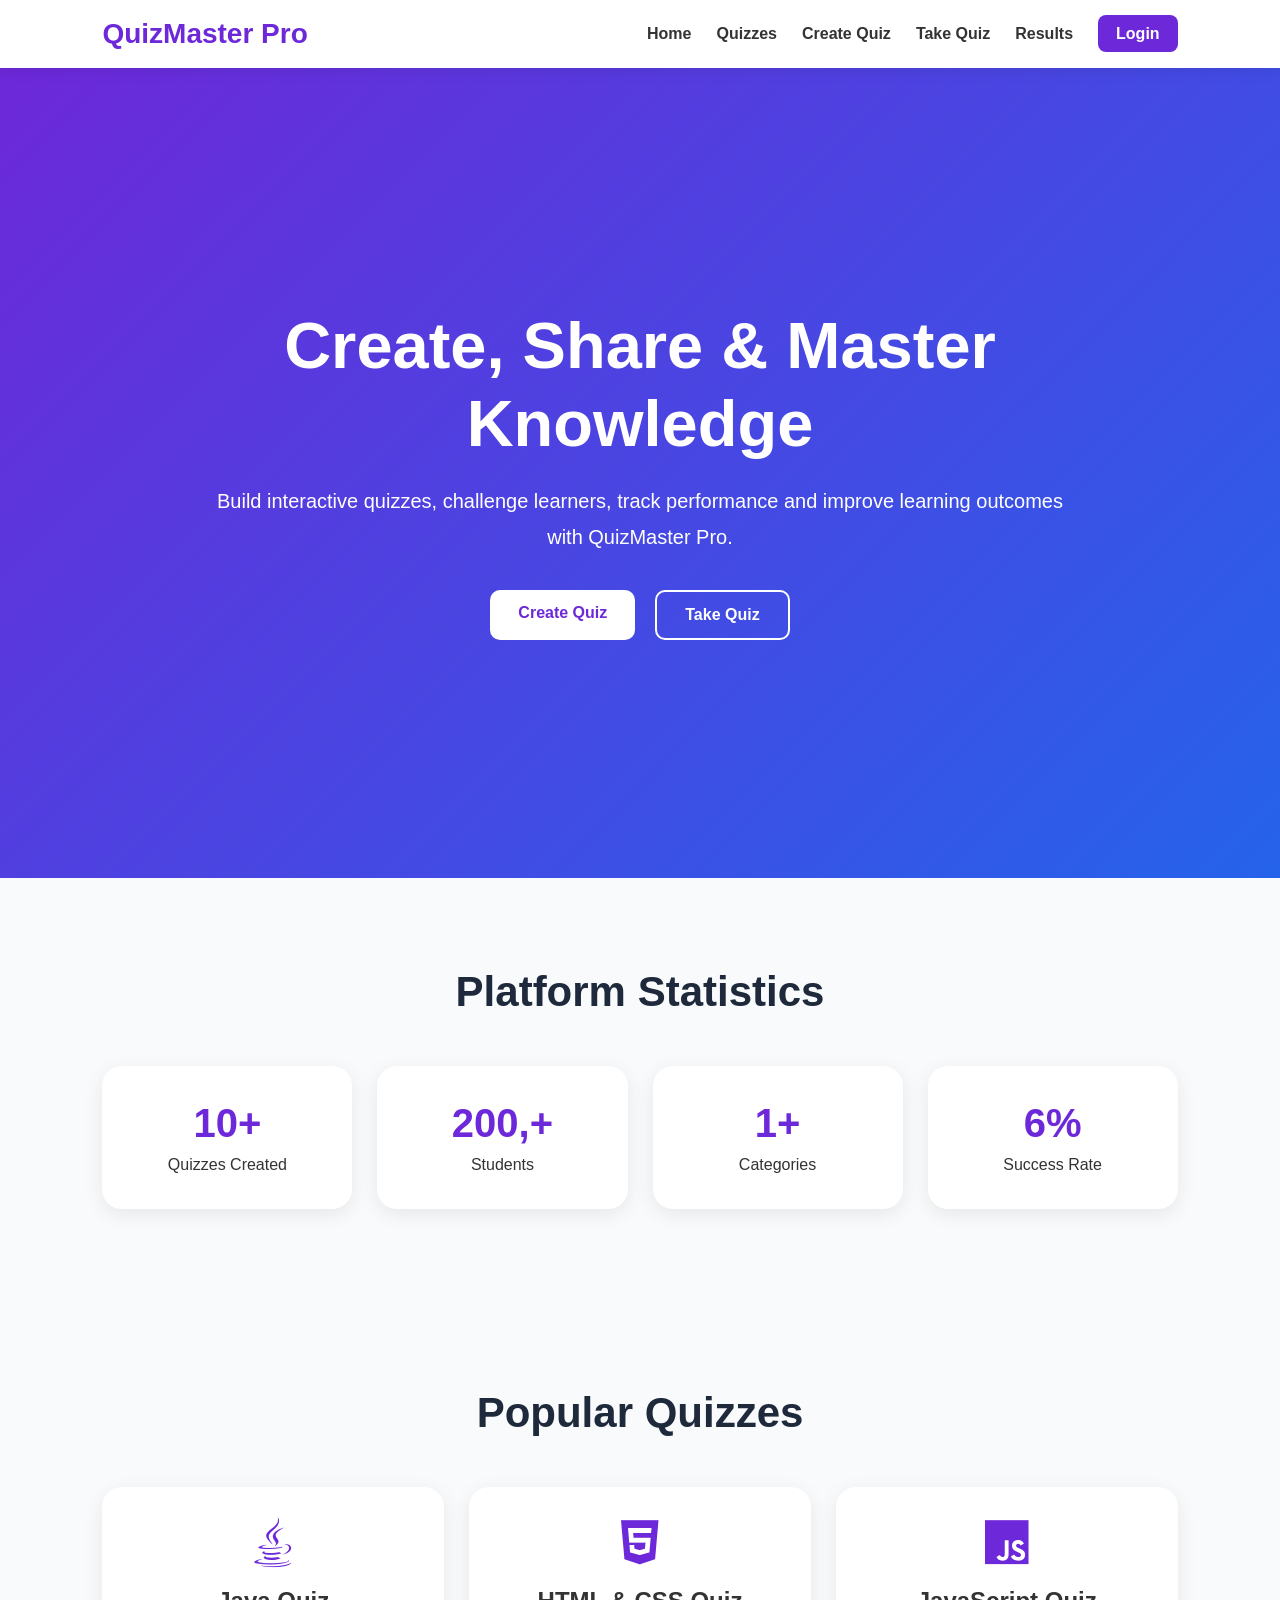
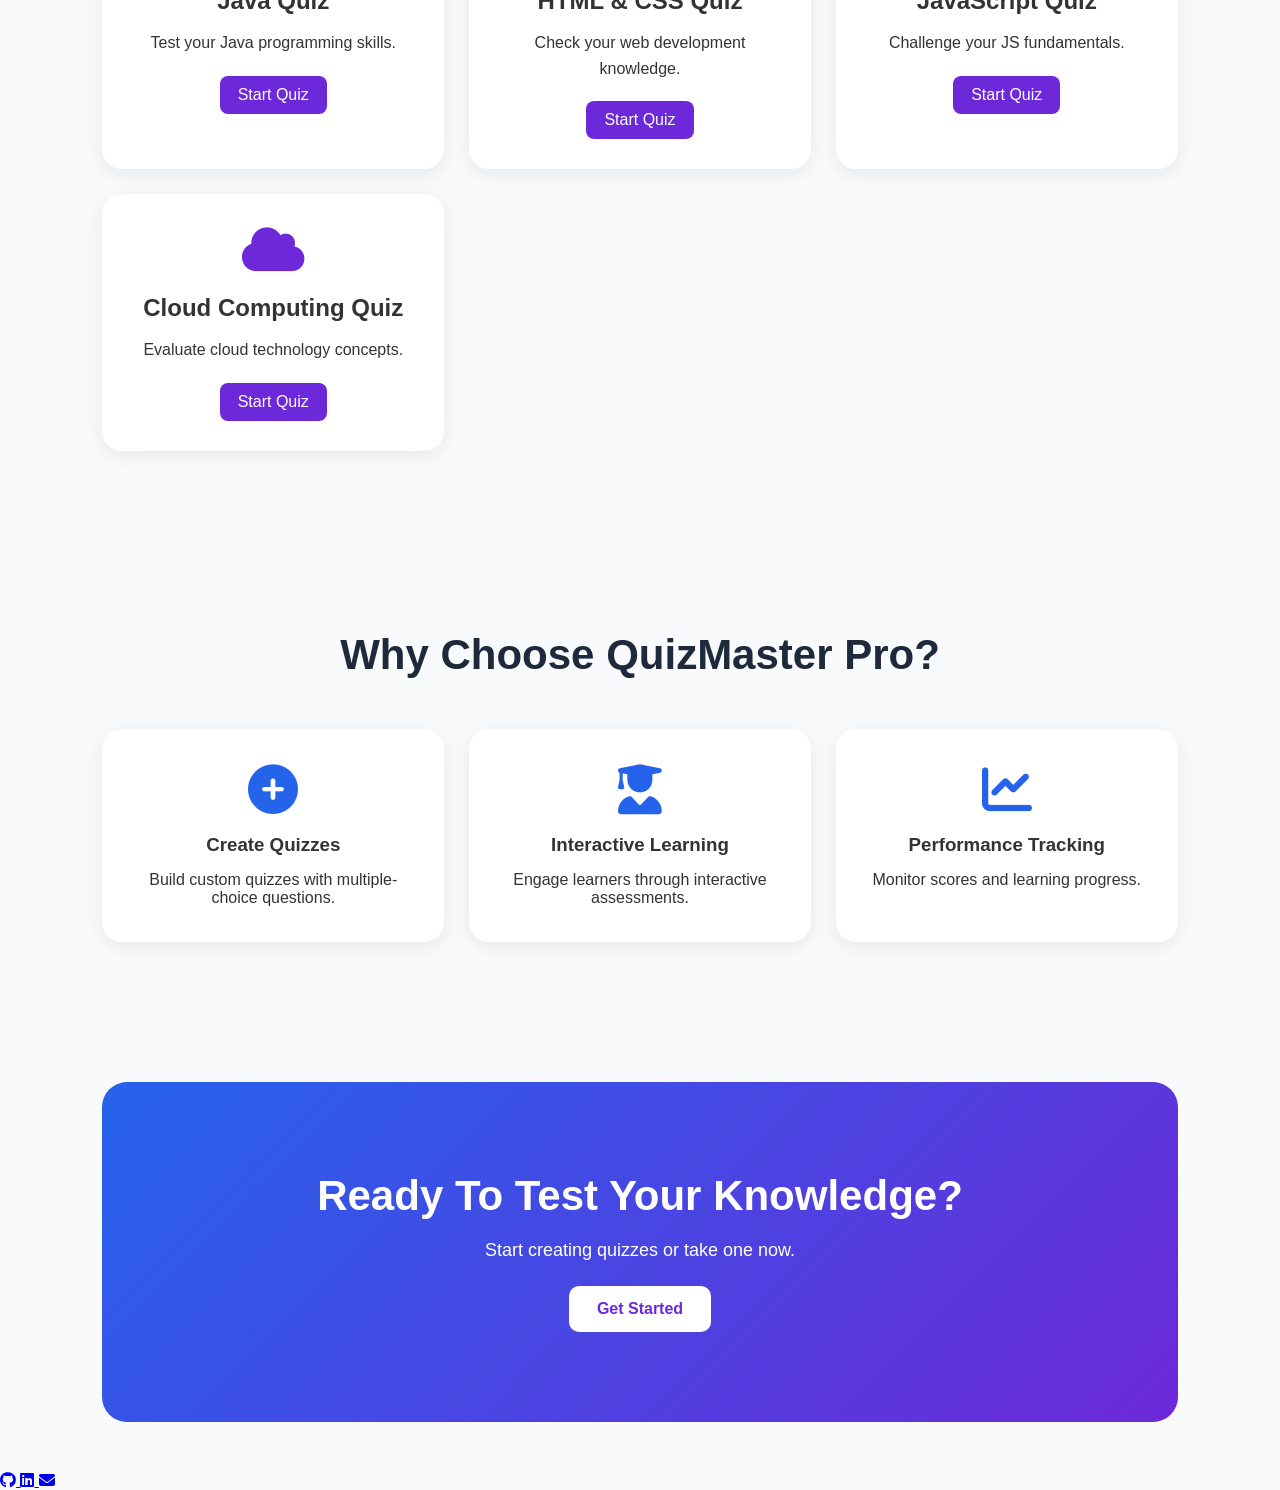
<file: index.html>
<!DOCTYPE html>
<html lang="en">

<head>

<meta charset="UTF-8">
<meta name="viewport" content="width=device-width, initial-scale=1.0">

<title>QuizMaster Pro | Online Quiz Platform</title>

<link rel="stylesheet" href="css/style.css">

<link rel="stylesheet"
href="https://cdnjs.cloudflare.com/ajax/libs/font-awesome/6.5.1/css/all.min.css">

</head>

<body>

<!-- Navbar -->

<header>

<nav>

<div class="logo">
QuizMaster Pro
</div>

<ul>

<li><a href="index.html">Home</a></li>

<li><a href="quizzes.html">Quizzes</a></li>

<li><a href="create-quiz.html">Create Quiz</a></li>

<li><a href="take-quiz.html">Take Quiz</a></li>

<li><a href="results.html">Results</a></li>

<li><a href="login.html" class="login-btn">Login</a></li>

</ul>

</nav>

</header>

<!-- Hero Section -->

<section class="hero">

<div class="hero-content">

<h1>
Create, Share & Master Knowledge
</h1>

<p>

Build interactive quizzes, challenge learners,
track performance and improve learning outcomes
with QuizMaster Pro.

</p>

<div class="hero-buttons">

<a href="create-quiz.html" class="btn">

Create Quiz

</a>

<a href="take-quiz.html" class="btn btn-outline">

Take Quiz

</a>

</div>

</div>

</section>

<!-- Stats Section -->

<section class="stats-section">

<h2>
Platform Statistics
</h2>

<div class="stats-container">

<div class="stat-card">

<h3>500+</h3>

<p>Quizzes Created</p>

</div>

<div class="stat-card">

<h3>10,000+</h3>

<p>Students</p>

</div>

<div class="stat-card">

<h3>50+</h3>

<p>Categories</p>

</div>

<div class="stat-card">

<h3>95%</h3>

<p>Success Rate</p>

</div>

</div>

</section>

<!-- Featured Quizzes -->

<section class="featured-quizzes">

<h2>
Popular Quizzes
</h2>

<div class="quiz-grid">

<div class="quiz-card">

<i class="fab fa-java"></i>

<h3>Java Quiz</h3>

<p>
Test your Java programming skills.
</p>

<a href="take-quiz.html">
Start Quiz
</a>

</div>

<div class="quiz-card">

<i class="fab fa-html5"></i>

<h3>HTML & CSS Quiz</h3>

<p>
Check your web development knowledge.
</p>

<a href="take-quiz.html">
Start Quiz
</a>

</div>

<div class="quiz-card">

<i class="fab fa-js"></i>

<h3>JavaScript Quiz</h3>

<p>
Challenge your JS fundamentals.
</p>

<a href="take-quiz.html">
Start Quiz
</a>

</div>

<div class="quiz-card">

<i class="fas fa-cloud"></i>

<h3>Cloud Computing Quiz</h3>

<p>
Evaluate cloud technology concepts.
</p>

<a href="take-quiz.html">
Start Quiz
</a>

</div>

</div>

</section>

<!-- Features -->

<section class="features">

<h2>
Why Choose QuizMaster Pro?
</h2>

<div class="feature-grid">

<div class="feature-card">

<i class="fas fa-plus-circle"></i>

<h3>Create Quizzes</h3>

<p>
Build custom quizzes with multiple-choice questions.
</p>

</div>

<div class="feature-card">

<i class="fas fa-user-graduate"></i>

<h3>Interactive Learning</h3>

<p>
Engage learners through interactive assessments.
</p>

</div>

<div class="feature-card">

<i class="fas fa-chart-line"></i>

<h3>Performance Tracking</h3>

<p>
Monitor scores and learning progress.
</p>

</div>

</div>

</section>

<!-- CTA -->

<section class="cta">

<h2>
Ready To Test Your Knowledge?
</h2>

<p>
Start creating quizzes or take one now.
</p>

<a href="take-quiz.html" class="btn">
Get Started
</a>

</section>

<!-- Footer -->

<a href="https://github.com/rnkraj05"
target="_blank">

<i class="fab fa-github"></i>

</a>

<a href="https://www.linkedin.com/in/raunak-raj-451062352/"
target="_blank">

<i class="fab fa-linkedin"></i>

</a>

<a href="mailto:rnkraj05@gmail.com">

<i class="fas fa-envelope"></i>

</a>

<script src="js/script.js"></script>

</body>

</html>
</file>
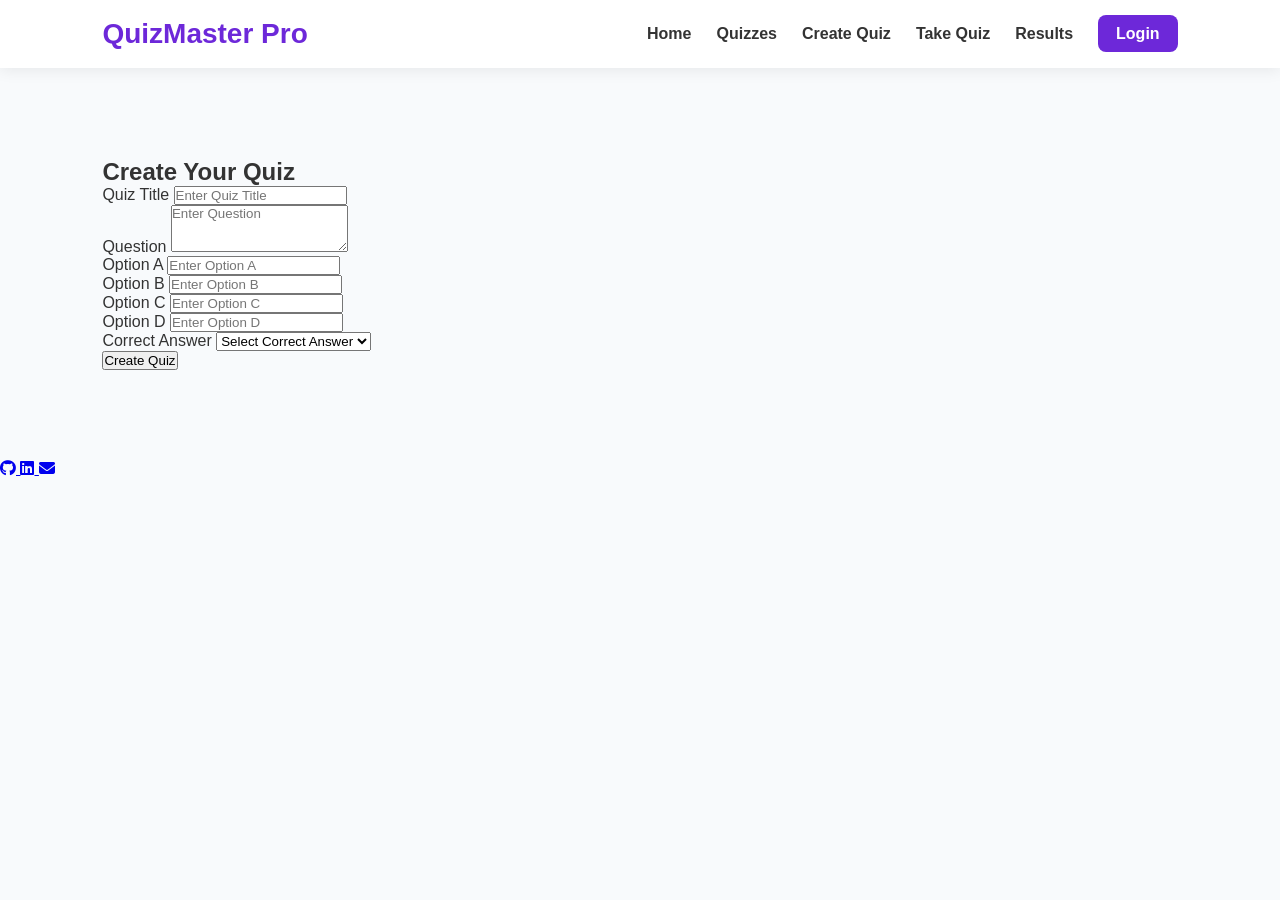
<file: create-quiz.html>
<!DOCTYPE html>
<html lang="en">

<head>

<meta charset="UTF-8">
<meta name="viewport" content="width=device-width, initial-scale=1.0">

<title>Create Quiz | QuizMaster Pro</title>

<link rel="stylesheet" href="css/style.css">

<link rel="stylesheet"
href="https://cdnjs.cloudflare.com/ajax/libs/font-awesome/6.5.1/css/all.min.css">

</head>

<body>

<header>

<nav>

<div class="logo">
QuizMaster Pro
</div>

<ul>

<li><a href="index.html">Home</a></li>
<li><a href="quizzes.html">Quizzes</a></li>
<li><a href="create-quiz.html">Create Quiz</a></li>
<li><a href="take-quiz.html">Take Quiz</a></li>
<li><a href="results.html">Results</a></li>
<li><a href="login.html" class="login-btn">Login</a></li>

</ul>

</nav>

</header>

<section class="create-quiz-page">

<div class="create-quiz-container">

<h1>Create Your Quiz</h1>

<form id="quizForm">

<div class="form-group">

<label>Quiz Title</label>

<input
type="text"
placeholder="Enter Quiz Title"
required>

</div>

<div class="form-group">

<label>Question</label>

<textarea
rows="3"
placeholder="Enter Question"
required>
</textarea>

</div>

<div class="form-group">

<label>Option A</label>

<input
type="text"
placeholder="Enter Option A"
required>

</div>

<div class="form-group">

<label>Option B</label>

<input
type="text"
placeholder="Enter Option B"
required>

</div>

<div class="form-group">

<label>Option C</label>

<input
type="text"
placeholder="Enter Option C"
required>

</div>

<div class="form-group">

<label>Option D</label>

<input
type="text"
placeholder="Enter Option D"
required>

</div>

<div class="form-group">

<label>Correct Answer</label>

<select required>

<option value="">
Select Correct Answer
</option>

<option>A</option>
<option>B</option>
<option>C</option>
<option>D</option>

</select>

</div>

<button
type="submit"
class="submit-btn">

Create Quiz

</button>

</form>

</div>

</section>

<a href="https://github.com/rnkraj05"
target="_blank">

<i class="fab fa-github"></i>

</a>

<a href="https://www.linkedin.com/in/raunak-raj-451062352/"
target="_blank">

<i class="fab fa-linkedin"></i>

</a>

<a href="mailto:rnkraj05@gmail.com">

<i class="fas fa-envelope"></i>

</a>

<script src="js/script.js"></script>

</body>

</html>
</file>
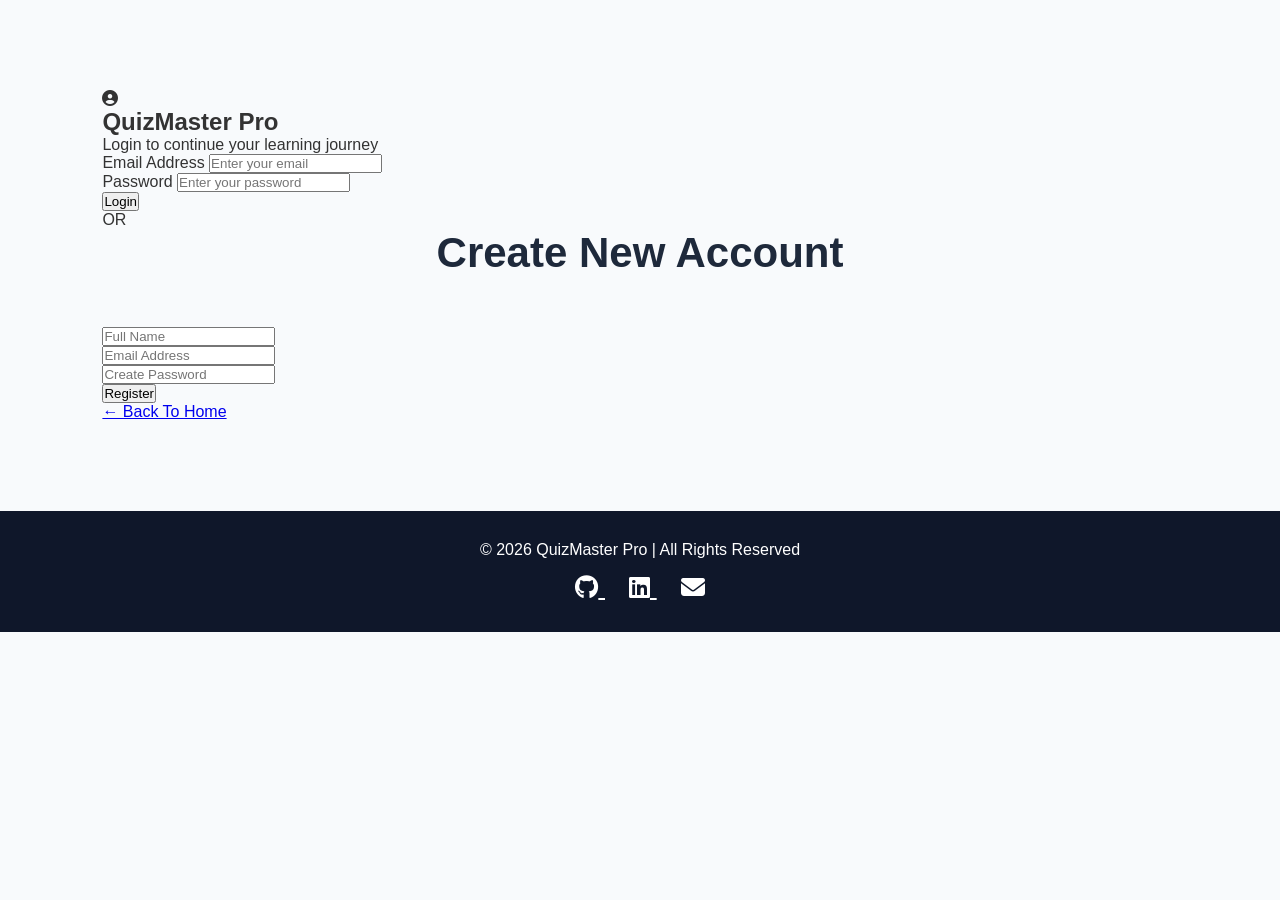
<file: login.html>
<!DOCTYPE html>
<html lang="en">

<head>

<meta charset="UTF-8">
<meta name="viewport" content="width=device-width, initial-scale=1.0">

<title>Login | QuizMaster Pro</title>

<link rel="stylesheet" href="css/style.css">

<link rel="stylesheet"
href="https://cdnjs.cloudflare.com/ajax/libs/font-awesome/6.5.1/css/all.min.css">

</head>

<body>

<section class="login-page">

<div class="login-container">

<div class="login-header">

<i class="fas fa-user-circle"></i>

<h1>QuizMaster Pro</h1>

<p>
Login to continue your learning journey
</p>

</div>

<form id="loginForm">

<div class="form-group">

<label>Email Address</label>

<input
type="email"
placeholder="Enter your email"
required>

</div>

<div class="form-group">

<label>Password</label>

<input
type="password"
placeholder="Enter your password"
required>

</div>

<button
type="submit"
class="submit-btn">

Login

</button>

</form>

<div class="divider">

<span>OR</span>

</div>

<form id="registerForm">

<h2>Create New Account</h2>

<div class="form-group">

<input
type="text"
placeholder="Full Name"
required>

</div>

<div class="form-group">

<input
type="email"
placeholder="Email Address"
required>

</div>

<div class="form-group">

<input
type="password"
placeholder="Create Password"
required>

</div>

<button
type="submit"
class="register-btn">

Register

</button>

</form>

<a href="index.html" class="back-home">

← Back To Home

</a>

</div>

</section>

<footer>

<p>
© 2026 QuizMaster Pro | All Rights Reserved
</p>

<div class="footer-links">

<a href="https://github.com/rnkraj05"
target="_blank">

<i class="fab fa-github"></i>

</a>

<a href="https://www.linkedin.com/in/raunak-raj-451062352/"
target="_blank">

<i class="fab fa-linkedin"></i>

</a>

<a href="mailto:rnkraj05@gmail.com">

<i class="fas fa-envelope"></i>

</a>

</div>

</footer>

<script src="js/script.js"></script>

</body>

</html>
</file>
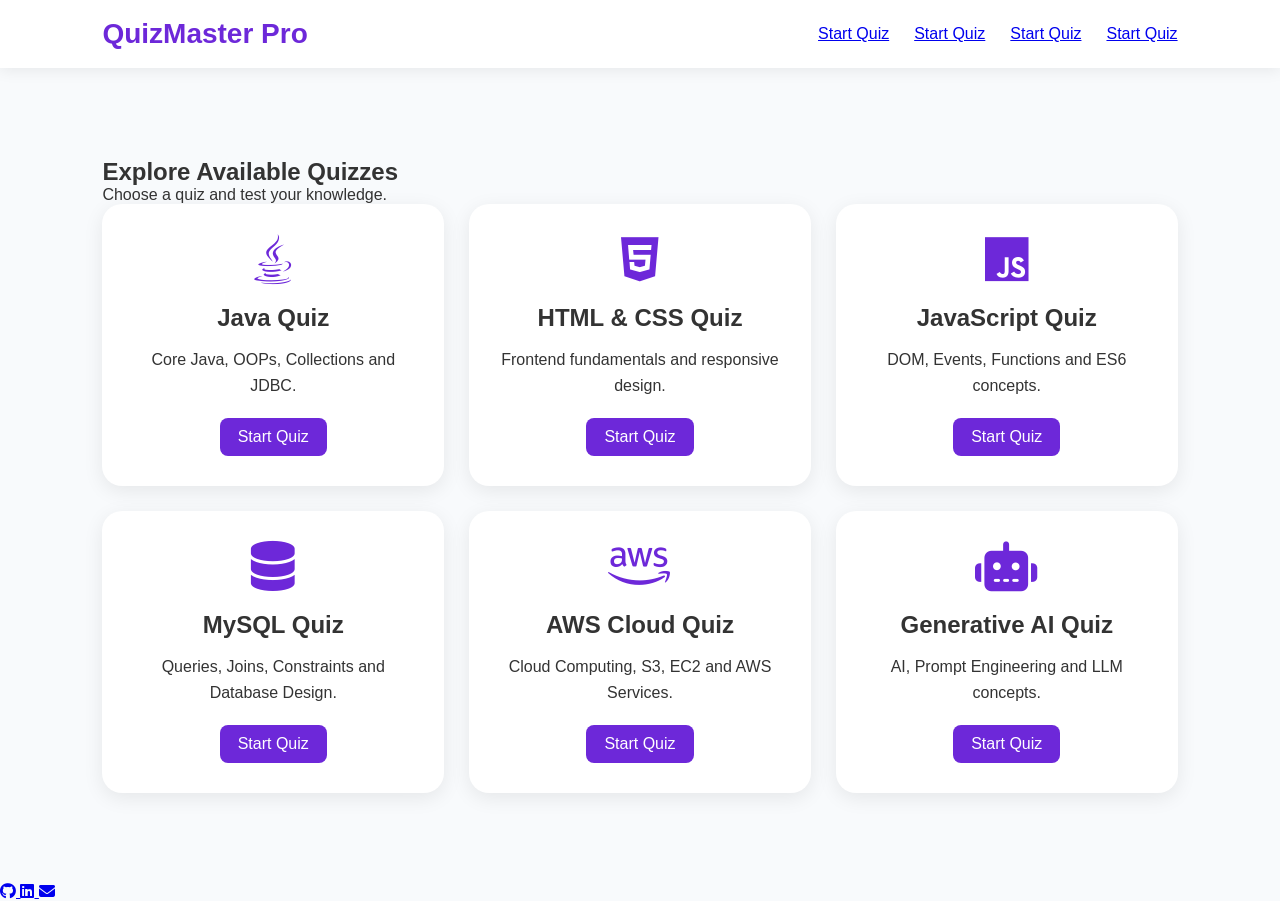
<file: quizzes.html>
<!DOCTYPE html>
<html lang="en">

<head>

<meta charset="UTF-8">
<meta name="viewport" content="width=device-width, initial-scale=1.0">

<title>Available Quizzes | QuizMaster Pro</title>

<link rel="stylesheet" href="css/style.css">

<link rel="stylesheet"
href="https://cdnjs.cloudflare.com/ajax/libs/font-awesome/6.5.1/css/all.min.css">

</head>

<body>

<header>

<nav>

<div class="logo">
QuizMaster Pro
</div>

<ul>

<a href="take-quiz.html?quiz=java">Start Quiz</a>

<a href="take-quiz.html?quiz=html">Start Quiz</a>

<a href="take-quiz.html?quiz=js">Start Quiz</a>

<a href="take-quiz.html?quiz=aws">Start Quiz</a>

</ul>

</nav>

</header>

<section class="quiz-page">

<h1>
Explore Available Quizzes
</h1>

<p class="quiz-subtitle">
Choose a quiz and test your knowledge.
</p>

<div class="quiz-grid">

<div class="quiz-card">

<i class="fab fa-java"></i>

<h3>Java Quiz</h3>

<p>
Core Java, OOPs, Collections and JDBC.
</p>

<a href="take-quiz.html?quiz=java">
Start Quiz
</a>

</div>

<div class="quiz-card">

<i class="fab fa-html5"></i>

<h3>HTML & CSS Quiz</h3>

<p>
Frontend fundamentals and responsive design.
</p>

<a href="take-quiz.html?quiz=html">
Start Quiz
</a>

</div>

<div class="quiz-card">

<i class="fab fa-js"></i>

<h3>JavaScript Quiz</h3>

<p>
DOM, Events, Functions and ES6 concepts.
</p>

<a href="take-quiz.html?quiz=js">
Start Quiz
</a>

</div>

<div class="quiz-card">

<i class="fas fa-database"></i>

<h3>MySQL Quiz</h3>

<p>
Queries, Joins, Constraints and Database Design.
</p>

<a href="take-quiz.html?quiz=mysql">
Start Quiz
</a>

</div>

<div class="quiz-card">

<i class="fab fa-aws"></i>

<h3>AWS Cloud Quiz</h3>

<p>
Cloud Computing, S3, EC2 and AWS Services.
</p>

<a href="take-quiz.html?quiz=aws">
Start Quiz
</a>

</div>

<div class="quiz-card">

<i class="fas fa-robot"></i>

<h3>Generative AI Quiz</h3>

<p>
AI, Prompt Engineering and LLM concepts.
</p>

<a href="take-quiz.html?quiz=ai">
Start Quiz
</a>

</div>

</div>

</section>

<a href="https://github.com/rnkraj05"
target="_blank">

<i class="fab fa-github"></i>

</a>

<a href="https://www.linkedin.com/in/raunak-raj-451062352/"
target="_blank">

<i class="fab fa-linkedin"></i>

</a>

<a href="mailto:rnkraj05@gmail.com">

<i class="fas fa-envelope"></i>

</a>

<script src="js/script.js"></script>

</body>

</html>
</file>
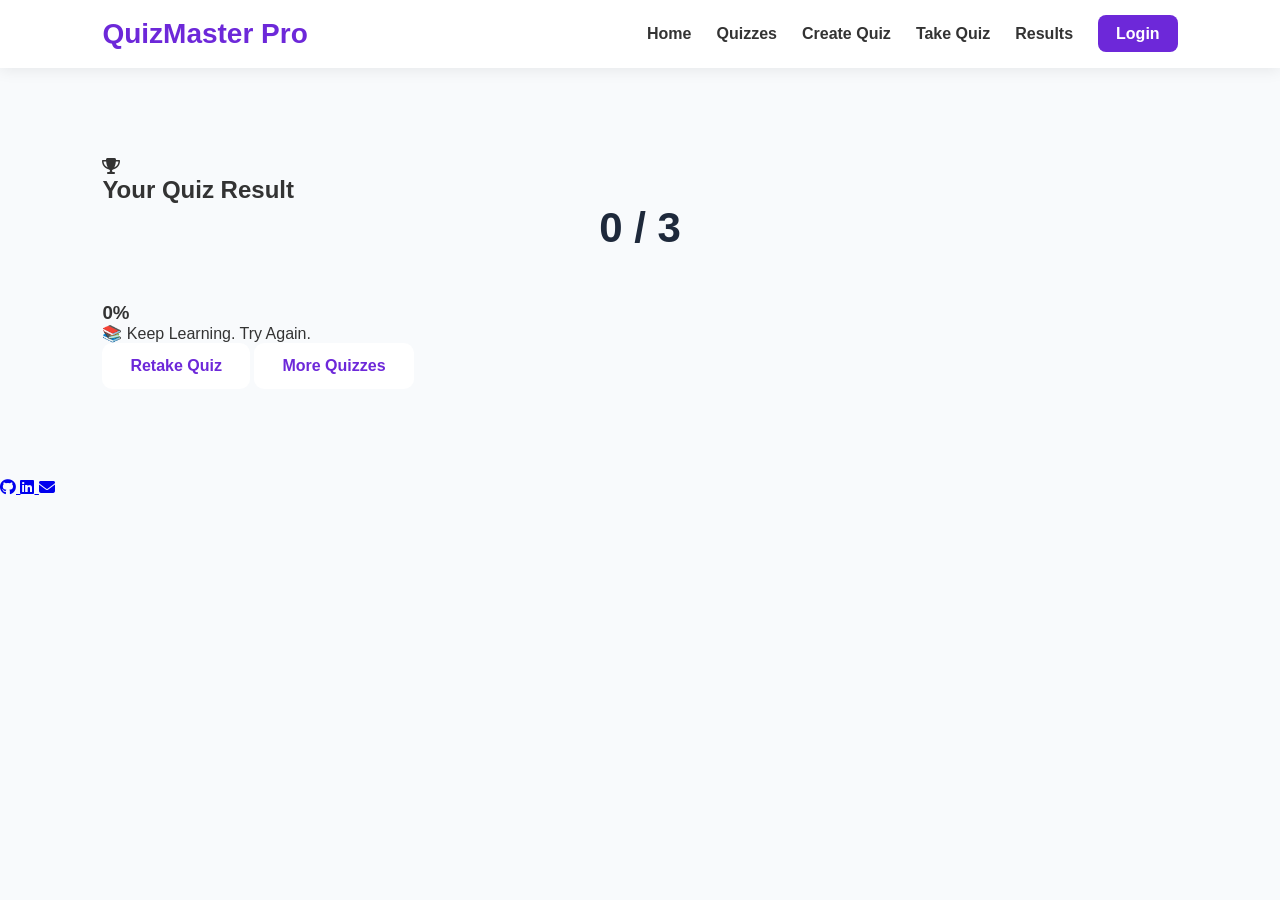
<file: results.html>
<!DOCTYPE html>
<html lang="en">

<head>

<meta charset="UTF-8">
<meta name="viewport" content="width=device-width, initial-scale=1.0">

<title>Quiz Results | QuizMaster Pro</title>

<link rel="stylesheet" href="css/style.css">

<link rel="stylesheet"
href="https://cdnjs.cloudflare.com/ajax/libs/font-awesome/6.5.1/css/all.min.css">

</head>

<body>

<header>

<nav>

<div class="logo">
QuizMaster Pro
</div>

<ul>

<li><a href="index.html">Home</a></li>
<li><a href="quizzes.html">Quizzes</a></li>
<li><a href="create-quiz.html">Create Quiz</a></li>
<li><a href="take-quiz.html">Take Quiz</a></li>
<li><a href="results.html">Results</a></li>
<li><a href="login.html" class="login-btn">Login</a></li>

</ul>

</nav>

</header>

<section class="results-page">

<div class="results-card">

<i class="fas fa-trophy trophy-icon"></i>

<h1>Your Quiz Result</h1>

<h2 id="scoreDisplay">
0 / 5
</h2>

<div class="progress-container">

<div
class="progress-bar"
id="progressBar">

</div>

</div>

<h3 id="percentageText">
0%
</h3>

<p id="resultStatus">
Loading...
</p>

<div class="result-buttons">

<a href="take-quiz.html" class="btn">
Retake Quiz
</a>

<a href="quizzes.html" class="btn btn-outline-result">
More Quizzes
</a>

</div>

</div>

</section>

<a href="https://github.com/rnkraj05"
target="_blank">

<i class="fab fa-github"></i>

</a>

<a href="https://www.linkedin.com/in/raunak-raj-451062352/"
target="_blank">

<i class="fab fa-linkedin"></i>

</a>

<a href="mailto:rnkraj05@gmail.com">

<i class="fas fa-envelope"></i>

</a>

<script src="js/script.js"></script>

</body>

</html>
</file>
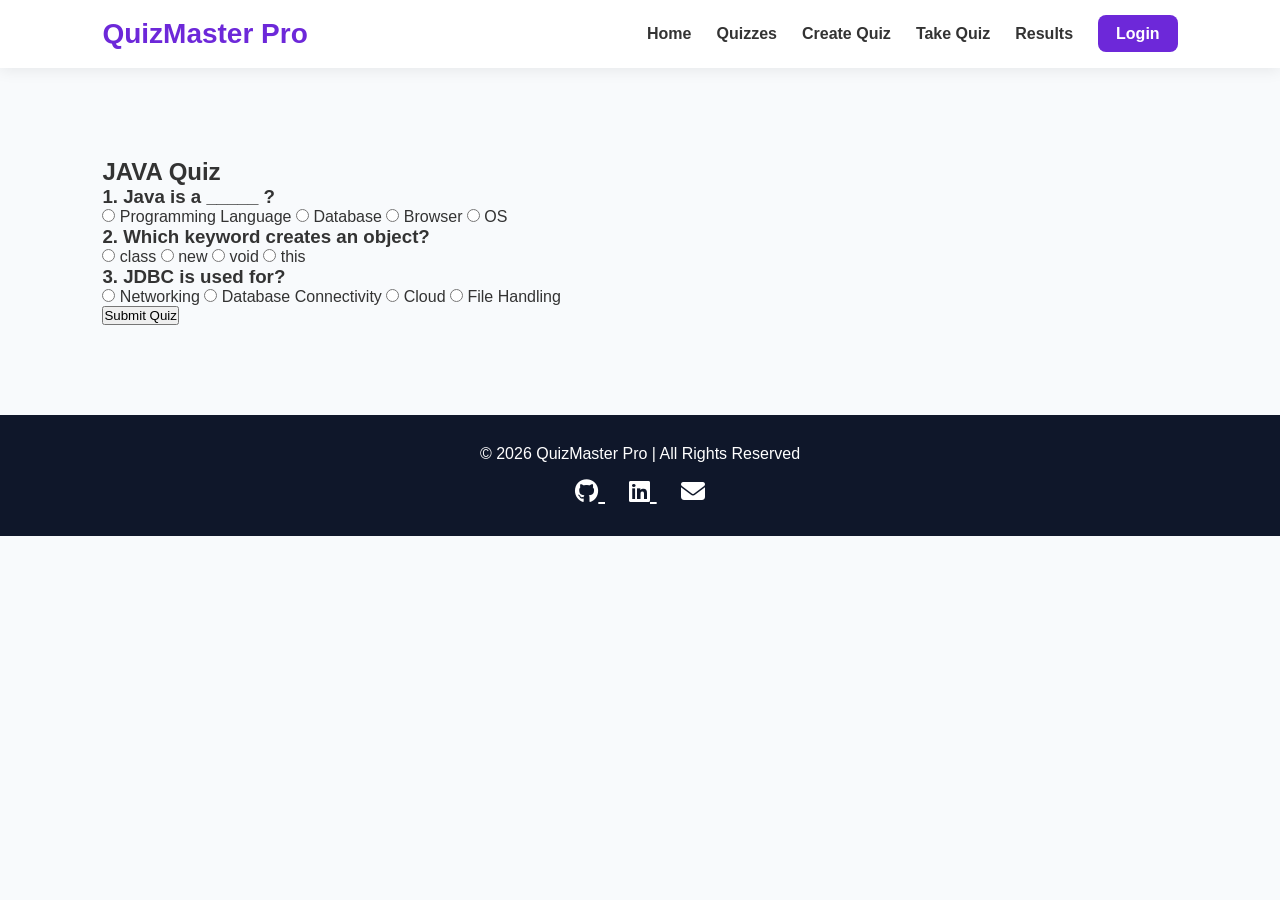
<file: take-quiz.html>
<!DOCTYPE html>
<html lang="en">

<head>

<meta charset="UTF-8">
<meta name="viewport" content="width=device-width, initial-scale=1.0">

<title>Take Quiz | QuizMaster Pro</title>

<link rel="stylesheet" href="css/style.css">

<link rel="stylesheet"
href="https://cdnjs.cloudflare.com/ajax/libs/font-awesome/6.5.1/css/all.min.css">

</head>

<body>

<header>

<nav>

<div class="logo">
QuizMaster Pro
</div>

<ul>

<li><a href="index.html">Home</a></li>
<li><a href="quizzes.html">Quizzes</a></li>
<li><a href="create-quiz.html">Create Quiz</a></li>
<li><a href="take-quiz.html">Take Quiz</a></li>
<li><a href="results.html">Results</a></li>
<li><a href="login.html" class="login-btn">Login</a></li>

</ul>

</nav>

</header>

<section class="quiz-attempt-page">

<div class="quiz-container">

<h1 id="quizTitle">
Quiz Loading...
</h1>

<form id="quizAttemptForm">

<div id="quizQuestions">
</div>

<button
type="submit"
class="submit-btn">

Submit Quiz

</button>

</form>

</div>

</section>

<footer>

<p>© 2026 QuizMaster Pro | All Rights Reserved</p>

<div class="footer-links">

<a href="https://github.com/rnkraj05" target="_blank">
<i class="fab fa-github"></i>
</a>

<a href="https://www.linkedin.com/in/raunak-raj-451062352/" target="_blank">
<i class="fab fa-linkedin"></i>
</a>

<a href="mailto:rnkraj05@gmail.com">
<i class="fas fa-envelope"></i>
</a>

</div>

</footer>

<script src="js/script.js"></script>

</body>

</html>
</file>
<file: css/style.css>
/* =========================
   QUIZMASTER PRO
========================= */

*{
margin:0;
padding:0;
box-sizing:border-box;
font-family:'Segoe UI',sans-serif;
scroll-behavior:smooth;
}

body{
background:#f8fafc;
color:#333;
}

/* Navbar */

header{
background:#ffffff;
box-shadow:0 2px 15px rgba(0,0,0,0.08);
position:sticky;
top:0;
z-index:1000;
}

nav{
display:flex;
justify-content:space-between;
align-items:center;
padding:18px 8%;
}

.logo{
font-size:28px;
font-weight:700;
color:#6d28d9;
}

nav ul{
display:flex;
list-style:none;
gap:25px;
align-items:center;
}

nav ul li a{
text-decoration:none;
color:#333;
font-weight:600;
transition:.3s;
}

nav ul li a:hover{
color:#6d28d9;
}

.login-btn{
background:#6d28d9;
color:white !important;
padding:10px 18px;
border-radius:8px;
}

.login-btn:hover{
background:#5b21b6;
}

/* Hero */

.hero{
min-height:90vh;
display:flex;
justify-content:center;
align-items:center;
text-align:center;
padding:0 8%;
background:linear-gradient(
135deg,
#6d28d9,
#2563eb
);
color:white;
}

.hero-content{
max-width:850px;
}

.hero-content h1{
font-size:65px;
margin-bottom:20px;
line-height:1.2;
}

.hero-content p{
font-size:20px;
line-height:1.8;
margin-bottom:35px;
}

.hero-buttons{
display:flex;
justify-content:center;
gap:20px;
flex-wrap:wrap;
}

/* Buttons */

.btn{
display:inline-block;
padding:14px 28px;
background:white;
color:#6d28d9;
font-weight:700;
text-decoration:none;
border-radius:10px;
transition:.3s;
}

.btn:hover{
transform:translateY(-3px);
}

.btn-outline{
background:transparent;
border:2px solid white;
color:white;
}

/* Sections */

section{
padding:90px 8%;
}

section h2{
text-align:center;
font-size:42px;
margin-bottom:50px;
color:#1e293b;
}

/* Stats */

.stats-container{
display:grid;
grid-template-columns:repeat(auto-fit,minmax(220px,1fr));
gap:25px;
}

.stat-card{
background:white;
padding:35px;
border-radius:20px;
text-align:center;
box-shadow:0 5px 20px rgba(0,0,0,0.08);
transition:.3s;
}

.stat-card:hover{
transform:translateY(-8px);
}

.stat-card h3{
font-size:40px;
color:#6d28d9;
margin-bottom:10px;
}

/* Quiz Cards */

.quiz-grid{
display:grid;
grid-template-columns:repeat(auto-fit,minmax(280px,1fr));
gap:25px;
}

.quiz-card{
background:white;
padding:30px;
border-radius:20px;
text-align:center;
box-shadow:0 5px 20px rgba(0,0,0,0.08);
transition:.4s;
}

.quiz-card:hover{
transform:translateY(-10px);
}

.quiz-card i{
font-size:50px;
color:#6d28d9;
margin-bottom:20px;
}

.quiz-card h3{
margin-bottom:15px;
font-size:24px;
}

.quiz-card p{
margin-bottom:20px;
line-height:1.6;
}

.quiz-card a{
text-decoration:none;
background:#6d28d9;
color:white;
padding:10px 18px;
border-radius:8px;
display:inline-block;
}

.quiz-card a:hover{
background:#5b21b6;
}

/* Features */

.feature-grid{
display:grid;
grid-template-columns:repeat(auto-fit,minmax(280px,1fr));
gap:25px;
}

.feature-card{
background:white;
padding:35px;
border-radius:20px;
text-align:center;
box-shadow:0 5px 20px rgba(0,0,0,0.08);
transition:.4s;
}

.feature-card:hover{
transform:translateY(-10px);
}

.feature-card i{
font-size:50px;
color:#2563eb;
margin-bottom:20px;
}

.feature-card h3{
margin-bottom:15px;
}

/* CTA */

.cta{
background:linear-gradient(
135deg,
#2563eb,
#6d28d9
);
color:white;
text-align:center;
border-radius:25px;
margin:50px 8%;
}

.cta h2{
color:white;
margin-bottom:20px;
}

.cta p{
font-size:18px;
margin-bottom:25px;
}

/* Footer */

footer{
background:#0f172a;
color:white;
text-align:center;
padding:30px;
}

.footer-links{
margin-top:15px;
}

.footer-links a{
color:white;
font-size:24px;
margin:0 12px;
transition:.3s;
}

.footer-links a:hover{
color:#60a5fa;
}

/* Animations */

.quiz-card,
.feature-card,
.stat-card{
transition:all .4s ease;
}

/* Responsive */

@media(max-width:900px){

nav{
flex-direction:column;
gap:15px;
}

nav ul{
flex-wrap:wrap;
justify-content:center;
}

.hero-content h1{
font-size:42px;
}

.hero-content p{
font-size:17px;
}

section h2{
font-size:32px;
}

.hero-buttons{
flex-direction:column;
align-items:center;
}

}

@media(max-width:500px){

.hero-content h1{
font-size:34px;
}

.logo{
font-size:22px;
}

nav ul{
gap:12px;
}

/* Create Quiz Page */

.create-quiz-page{
padding:120px 8%;
background:#f8fafc;
}

.create-quiz-container{
max-width:800px;
margin:auto;
background:white;
padding:40px;
border-radius:20px;
box-shadow:0 5px 20px rgba(0,0,0,0.08);
}

.create-quiz-container h1{
text-align:center;
margin-bottom:30px;
color:#6d28d9;
}

.form-group{
margin-bottom:20px;
}

.form-group label{
display:block;
margin-bottom:8px;
font-weight:600;
}

.form-group input,
.form-group textarea,
.form-group select{
width:100%;
padding:14px;
border:1px solid #d1d5db;
border-radius:10px;
font-size:15px;
outline:none;
}

.form-group input:focus,
.form-group textarea:focus,
.form-group select:focus{
border-color:#6d28d9;
}

.submit-btn{
width:100%;
padding:15px;
border:none;
background:#6d28d9;
color:white;
font-size:16px;
font-weight:600;
border-radius:10px;
cursor:pointer;
transition:.3s;
}

.submit-btn:hover{
background:#5b21b6;
}

/* Take Quiz Page */

.quiz-attempt-page{
padding:120px 8%;
background:#f8fafc;
}

.quiz-container{
max-width:900px;
margin:auto;
}

.quiz-container h1{
text-align:center;
margin-bottom:30px;
color:#6d28d9;
}

.question-card{
background:white;
padding:25px;
border-radius:15px;
margin-bottom:25px;
box-shadow:0 5px 20px rgba(0,0,0,0.08);
}

.question-card h3{
margin-bottom:20px;
}

.question-card label{
display:block;
padding:10px 0;
cursor:pointer;
}

.question-card input{
margin-right:10px;
}

/* Results Page */

.results-page{
padding:120px 8%;
display:flex;
justify-content:center;
align-items:center;
background:#f8fafc;
}

.results-card{
background:white;
padding:50px;
border-radius:25px;
box-shadow:0 5px 25px rgba(0,0,0,0.08);
text-align:center;
max-width:700px;
width:100%;
}

.trophy-icon{
font-size:70px;
color:#f59e0b;
margin-bottom:20px;
}

.results-card h1{
margin-bottom:20px;
color:#6d28d9;
}

.results-card h2{
font-size:55px;
margin-bottom:20px;
}

.progress-container{
height:20px;
background:#e5e7eb;
border-radius:20px;
overflow:hidden;
margin:25px 0;
}

.progress-bar{
height:100%;
width:0%;
background:linear-gradient(
90deg,
#2563eb,
#6d28d9
);
transition:1s;
}

.results-card h3{
font-size:35px;
color:#2563eb;
margin-bottom:15px;
}

#resultStatus{
font-size:20px;
font-weight:600;
margin-bottom:30px;
}

.result-buttons{
display:flex;
justify-content:center;
gap:20px;
flex-wrap:wrap;
}

.btn-outline-result{
background:#6d28d9;
color:white;
}

/* Login Page */

.login-page{
min-height:100vh;
display:flex;
justify-content:center;
align-items:center;
padding:40px;
padding-bottom:80px;
background:linear-gradient(
135deg,
#6d28d9,
#2563eb
);
}

.login-container{
background:white;
width:100%;
max-width:500px;
padding:40px;
border-radius:25px;
box-shadow:0 10px 30px rgba(0,0,0,0.15);
}

.login-header{
text-align:center;
margin-bottom:30px;
}

.login-header i{
font-size:70px;
color:#6d28d9;
margin-bottom:15px;
}

.login-header h1{
margin-bottom:10px;
}

.login-header p{
color:#64748b;
}

.divider{
text-align:center;
margin:25px 0;
font-weight:bold;
color:#64748b;
}

.register-btn{
width:100%;
padding:15px;
border:none;
background:#2563eb;
color:white;
font-size:16px;
font-weight:600;
border-radius:10px;
cursor:pointer;
transition:.3s;
}

.register-btn:hover{
background:#1d4ed8;
}

.back-home{
display:block;
text-align:center;
margin-top:25px;
text-decoration:none;
font-weight:600;
color:#6d28d9;
}

}
</file>
